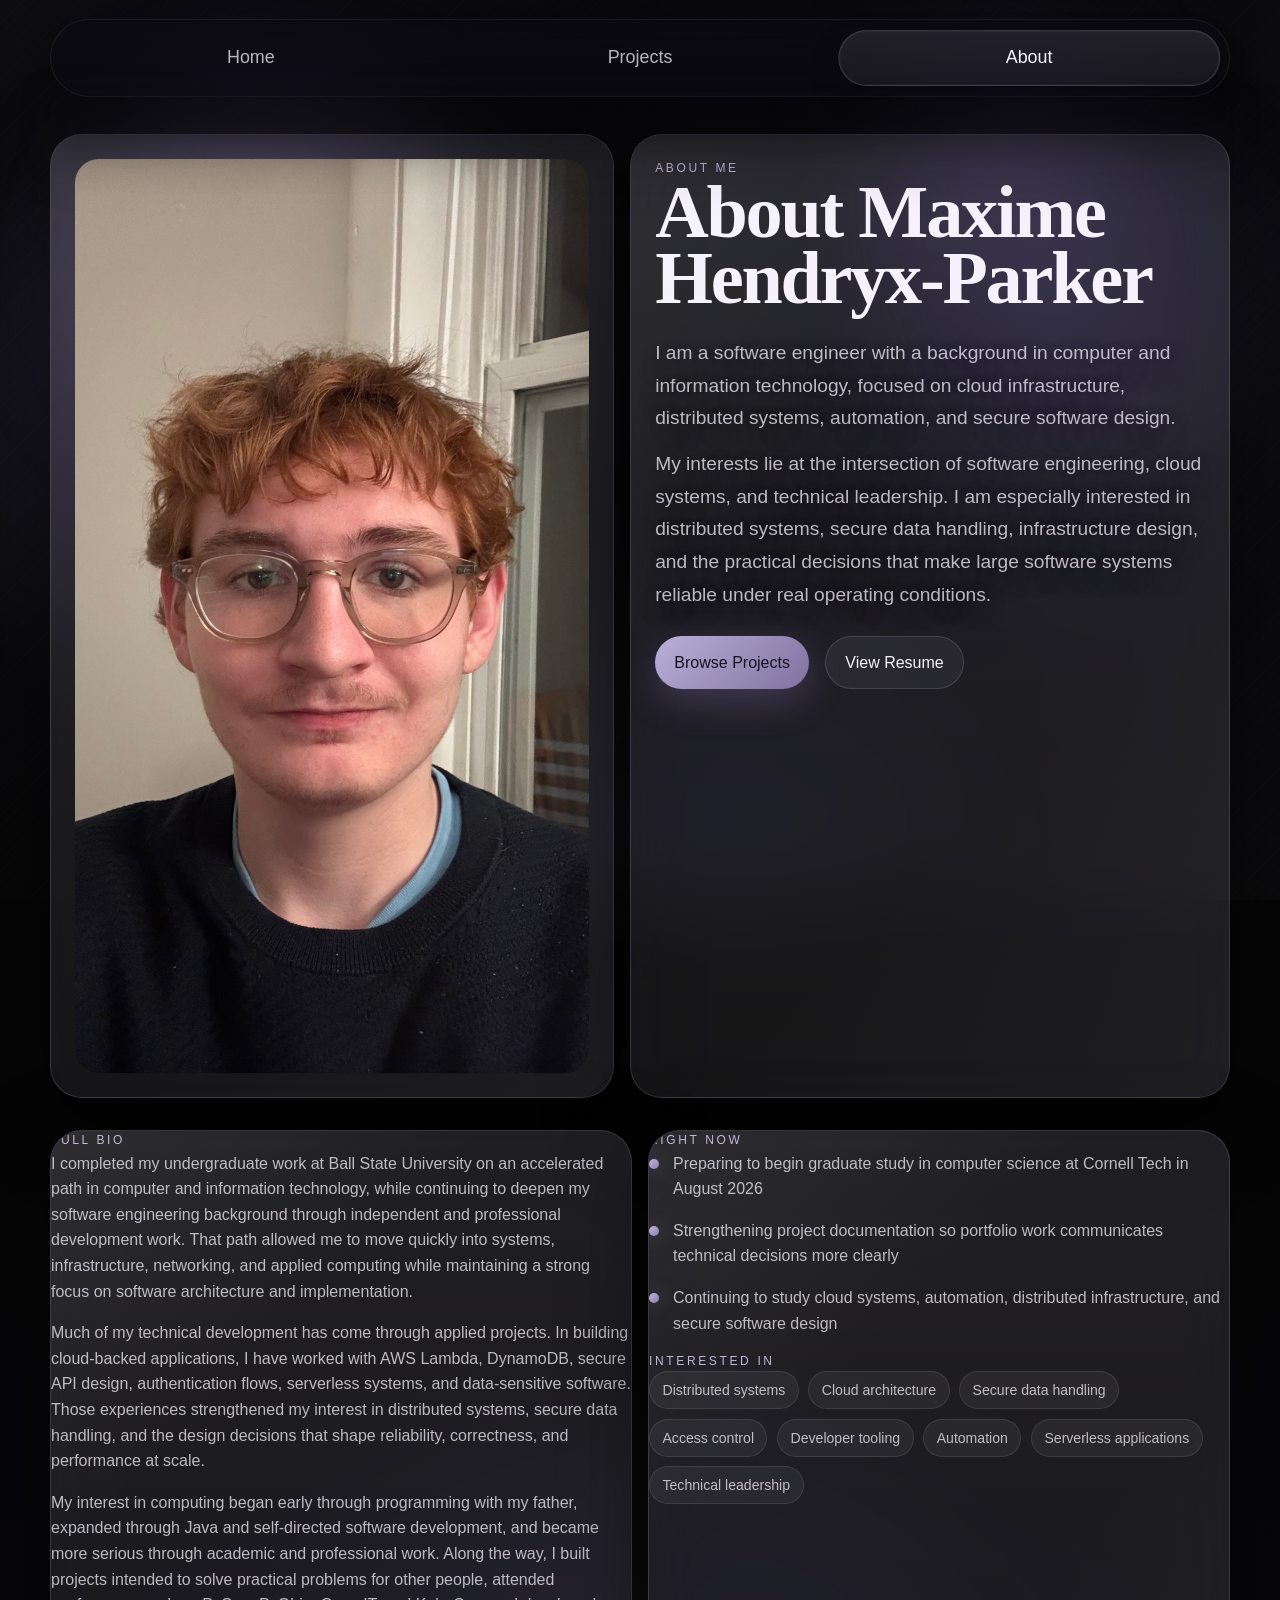
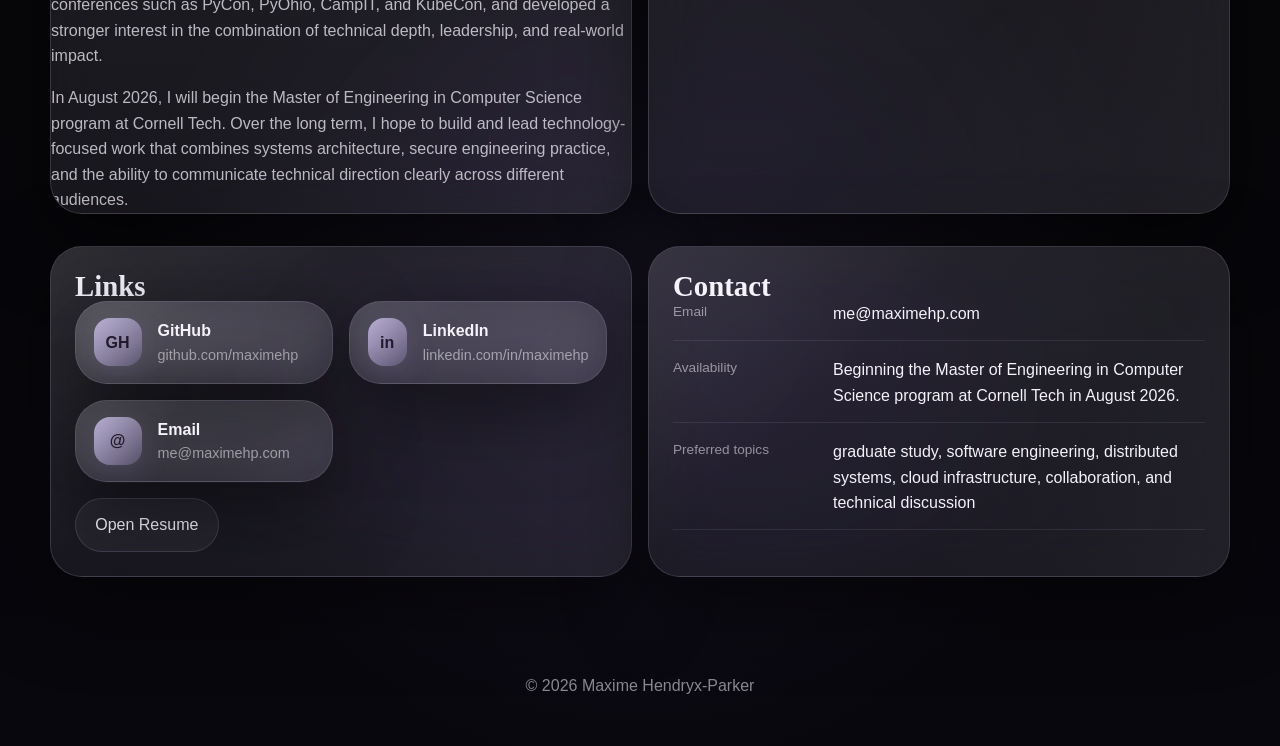
<file: about/index.html>
<!DOCTYPE html>
<html lang="en">
<head>
    <meta charset="UTF-8">
    <meta name="viewport" content="width=device-width, initial-scale=1.0">
    <!-- Google tag (gtag.js) -->
    <script async src="https://www.googletagmanager.com/gtag/js?id=G-CD4793JLDY"></script>
    <script>
      window.dataLayer = window.dataLayer || [];
      function gtag(){dataLayer.push(arguments);}
      gtag('js', new Date());

      gtag('config', 'G-CD4793JLDY');
    </script>
    <title>About | Maxime Hendryx-Parker</title>
    <meta name="description" content="About Maxime Hendryx-Parker, including bio, interests, contact details, and account links.">
    <link rel="stylesheet" href="/styles/site.css">
</head>
<body data-page="about">
    <div class="ambient-layer" aria-hidden="true"></div>
    <header class="site-header">
        <div class="header-core">
            <nav class="site-nav" aria-label="Primary">
                <span class="nav-indicator" aria-hidden="true"></span>
                <a class="nav-link" data-nav="home" href="/">Home</a>
                <a class="nav-link" data-nav="projects" href="/projects/">Projects</a>
                <a class="nav-link" data-nav="about" href="/about/">About</a>
            </nav>
        </div>
    </header>

    <div id="page-root">
        <main class="page-shell">
            <section class="about-hero reveal">
                <div class="glass-panel portrait-panel">
                    <img id="about-photo" src="" alt="">
                </div>
                <div class="glass-panel about-copy">
                    <p class="eyebrow">About Me</p>
                    <h1 id="about-title"></h1>
                    <p class="hero-subtitle" id="about-subtitle"></p>
                    <p class="hero-summary" id="about-summary"></p>
                    <div class="hero-actions">
                        <a class="button-primary" href="/projects/">Browse Projects</a>
                        <a class="button-ghost" data-resume-link href="/resume/">View Resume</a>
                    </div>
                </div>
            </section>

            <section class="section-block reveal">
                <div class="split-grid">
                    <div class="glass-panel">
                        <p class="eyebrow">Full Bio</p>
                        <div class="bio-stack" id="about-bio"></div>
                    </div>
                    <div class="glass-panel">
                        <p class="eyebrow">Right now</p>
                        <div class="detail-list" id="about-current"></div>
                        <p class="eyebrow space-top">Interested in</p>
                        <div class="tag-row" id="about-interests"></div>
                    </div>
                </div>
            </section>

            <section class="section-block reveal">
                <div class="split-grid">
                    <div class="glass-panel link-panel">
                        <h2>Links</h2>
                        <div class="social-grid" id="about-socials"></div>
                        <div class="link-row">
                            <a class="button-ghost" data-resume-link href="/resume/">Open Resume</a>
                        </div>
                    </div>
                    <div class="glass-panel link-panel">
                        <h2>Contact</h2>
                        <ul class="contact-list">
                            <li><span>Email</span> <a data-email-link href="#">Loading...</a></li>
                            <li><span>Availability</span> <span id="about-availability"></span></li>
                            <li><span>Preferred topics</span> <span id="about-topics"></span></li>
                        </ul>
                    </div>
                </div>
            </section>
        </main>

        <footer class="site-footer">
            <p>&copy; <span data-current-year></span> <span data-footer-name></span></p>
        </footer>
    </div>

    <script type="module" src="/scripts/app.js"></script>
</body>
</html>
</file>
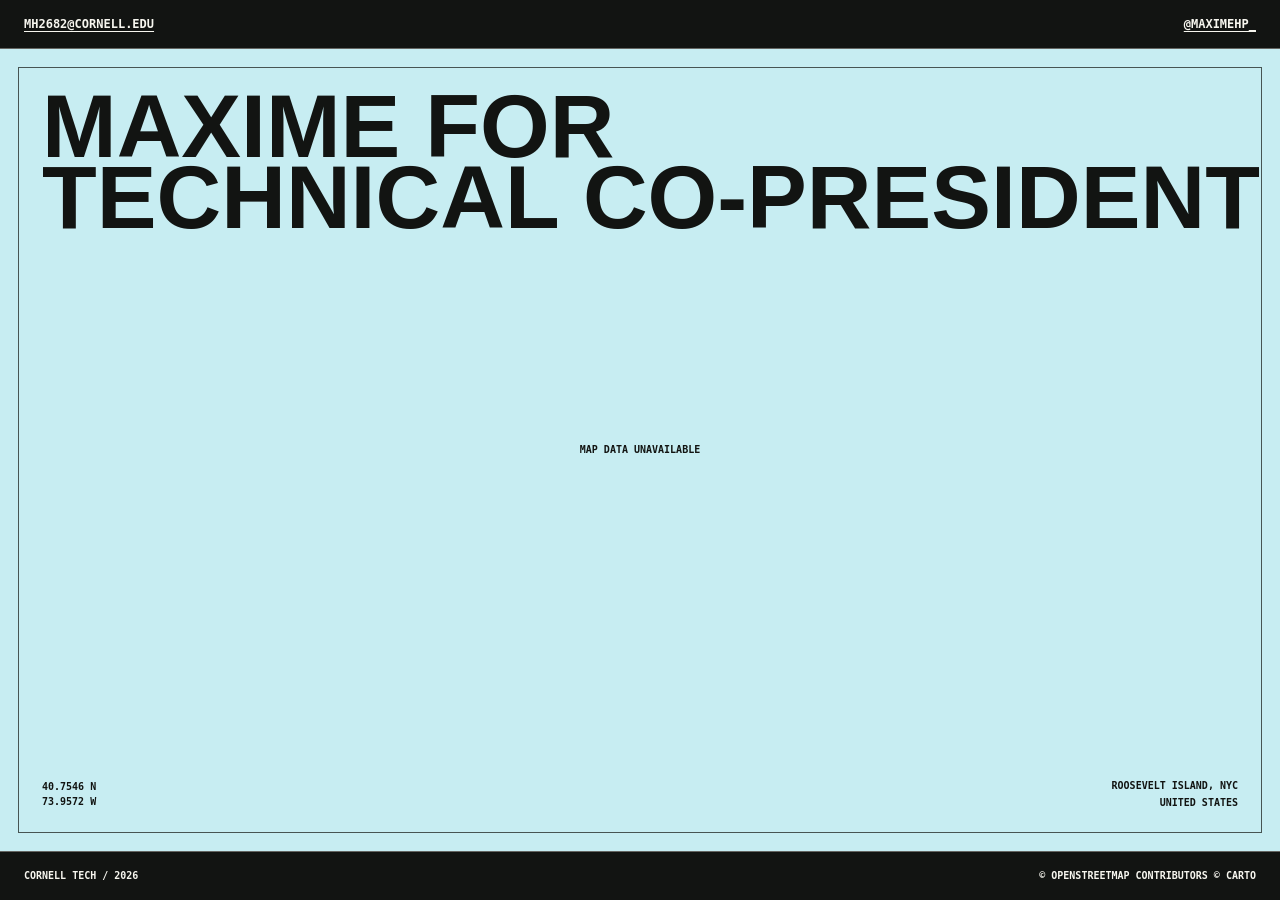
<file: ctsg/index.html>
<!doctype html>
<html lang="en" data-asset-base="/ctsg/">
  <head>
    <meta charset="UTF-8" />
    <meta name="viewport" content="width=device-width, initial-scale=1.0" />
    <meta
      name="description"
      content="Maxime Hendryx-Parker for Cornell Tech Student Government Technical Co-President."
    />
    <link rel="canonical" href="https://maximehp.com/ctsg/" />
    <meta property="og:type" content="website" />
    <meta property="og:url" content="https://maximehp.com/ctsg/" />
    <meta property="og:title" content="Maxime Hendryx-Parker | CTSG" />
    <meta
      property="og:description"
      content="Maxime Hendryx-Parker for Cornell Tech Student Government Technical Co-President."
    />
    <meta property="og:image" content="https://maximehp.com/ctsg/maxime-headshot.png" />
    <meta property="og:image:width" content="800" />
    <meta property="og:image:height" content="800" />
    <meta property="og:image:alt" content="Maxime Hendryx-Parker" />
    <meta name="twitter:card" content="summary_large_image" />
    <meta name="twitter:title" content="Maxime Hendryx-Parker | CTSG" />
    <meta
      name="twitter:description"
      content="Maxime Hendryx-Parker for Cornell Tech Student Government Technical Co-President."
    />
    <meta name="twitter:image" content="https://maximehp.com/ctsg/maxime-headshot.png" />
    <meta name="twitter:image:alt" content="Maxime Hendryx-Parker" />
    <link rel="icon" type="image/x-icon" href="/ctsg/favicon.ico" />
    <!-- Google tag (gtag.js) -->
    <script async src="https://www.googletagmanager.com/gtag/js?id=G-CD4793JLDY"></script>
    <script>
      window.dataLayer = window.dataLayer || [];
      function gtag(){dataLayer.push(arguments);}
      gtag('js', new Date());

      gtag('config', 'G-CD4793JLDY');
    </script>
    <title>Maxime Hendryx-Parker | CTSG</title>
    <script type="module" crossorigin src="/ctsg/assets/index-DpsENf75.js"></script>
    <link rel="stylesheet" crossorigin href="/ctsg/assets/index-CfnDK54F.css">
  </head>
  <body>
    <div id="root"></div>
  </body>
</html>
</file>
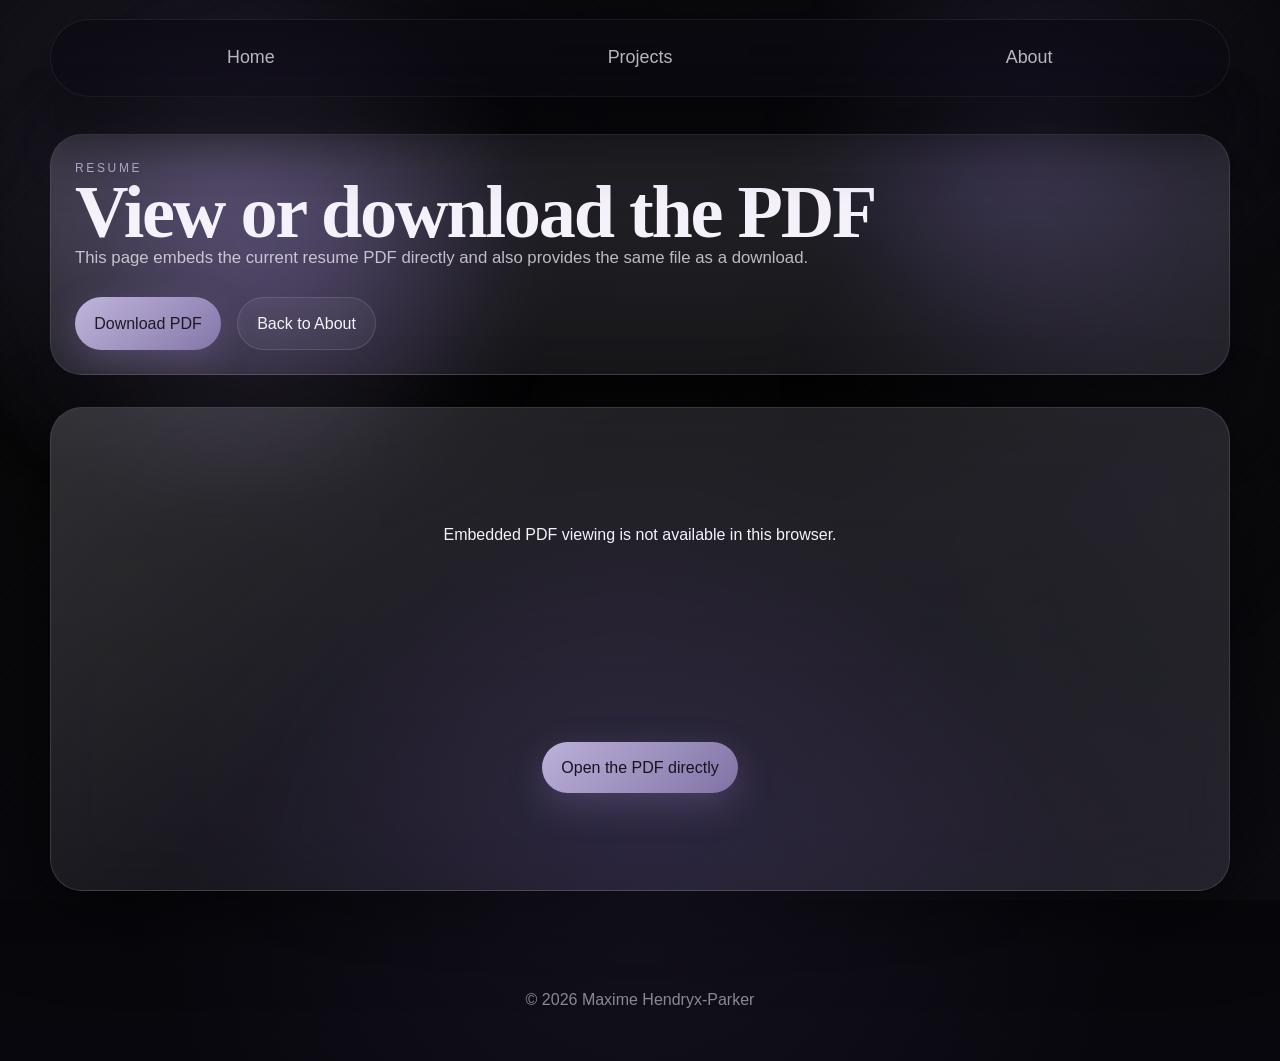
<file: resume/index.html>
<!DOCTYPE html>
<html lang="en">
<head>
    <meta charset="UTF-8">
    <meta name="viewport" content="width=device-width, initial-scale=1.0">
    <!-- Google tag (gtag.js) -->
    <script async src="https://www.googletagmanager.com/gtag/js?id=G-CD4793JLDY"></script>
    <script>
      window.dataLayer = window.dataLayer || [];
      function gtag(){dataLayer.push(arguments);}
      gtag('js', new Date());

      gtag('config', 'G-CD4793JLDY');
    </script>
    <title>Resume | Maxime Hendryx-Parker</title>
    <meta name="description" content="Embedded resume and download page for Maxime Hendryx-Parker.">
    <link rel="stylesheet" href="/styles/site.css">
</head>
<body data-page="resume">
    <div class="ambient-layer" aria-hidden="true"></div>
    <header class="site-header">
        <div class="header-core">
            <nav class="site-nav" aria-label="Primary">
                <span class="nav-indicator" aria-hidden="true"></span>
                <a class="nav-link" data-nav="home" href="/">Home</a>
                <a class="nav-link" data-nav="projects" href="/projects/">Projects</a>
                <a class="nav-link" data-nav="about" href="/about/">About</a>
            </nav>
        </div>
    </header>

    <div id="page-root">
        <main class="page-shell">
            <section class="page-intro reveal">
                <div class="glass-panel">
                    <p class="eyebrow">Resume</p>
                    <h1>View or download the PDF</h1>
                    <p class="section-copy" id="resume-summary"></p>
                    <div class="hero-actions">
                        <a class="button-primary" id="resume-download" href="#" download>Download PDF</a>
                        <a class="button-ghost" href="/about/">Back to About</a>
                    </div>
                </div>
            </section>

            <section class="section-block reveal">
                <div class="glass-panel resume-panel">
                    <object class="resume-object" id="resume-object" data="" type="application/pdf">
                        <div class="resume-fallback">
                            <p>Embedded PDF viewing is not available in this browser.</p>
                            <a class="button-primary" id="resume-fallback" href="#" download>Open the PDF directly</a>
                        </div>
                    </object>
                </div>
            </section>
        </main>

        <footer class="site-footer">
            <p>&copy; <span data-current-year></span> <span data-footer-name></span></p>
        </footer>
    </div>

    <script type="module" src="/scripts/app.js"></script>
</body>
</html>
</file>
<file: styles/site.css>
:root {
    --bg: #050505;
    --bg-soft: #0d0b12;
    --surface: rgba(232, 228, 245, 0.08);
    --surface-strong: rgba(232, 228, 245, 0.12);
    --surface-border: rgba(209, 201, 232, 0.18);
    --surface-outline: rgba(164, 152, 198, 0.18);
    --text: #f5f2fb;
    --muted: rgba(245, 242, 251, 0.74);
    --subtle: rgba(245, 242, 251, 0.54);
    --accent: #bfb3da;
    --accent-strong: #9d8cbf;
    --accent-shadow: rgba(150, 132, 193, 0.28);
    --shadow: 0 24px 80px rgba(0, 0, 0, 0.5);
    --glass-blur: blur(28px);
    --radius-xl: 32px;
    --radius-lg: 24px;
    --radius-md: 18px;
    --content-width: min(1180px, calc(100vw - 2.5rem));
}

*,
*::before,
*::after {
    box-sizing: border-box;
}

html {
    color-scheme: dark;
    scroll-behavior: smooth;
}

body {
    margin: 0;
    min-height: 100vh;
    background:
        radial-gradient(circle at 16% 18%, rgba(137, 117, 177, 0.18), transparent 20rem),
        radial-gradient(circle at 82% 12%, rgba(111, 99, 152, 0.16), transparent 16rem),
        radial-gradient(circle at 50% 80%, rgba(89, 76, 130, 0.16), transparent 32rem),
        linear-gradient(180deg, #09090d 0%, #050505 42%, #08070d 100%);
    color: var(--text);
    font-family: "Avenir Next", "Trebuchet MS", "Segoe UI", sans-serif;
    line-height: 1.6;
    overflow-x: hidden;
}

body::before,
body::after {
    content: "";
    position: fixed;
    inset: 0;
    pointer-events: none;
    z-index: -2;
}

body::before {
    background:
        linear-gradient(115deg, rgba(201, 190, 232, 0.03) 0%, transparent 48%, rgba(201, 190, 232, 0.035) 100%),
        repeating-linear-gradient(135deg, rgba(255, 255, 255, 0.008) 0 1px, transparent 1px 8px);
    opacity: 0.9;
}

body::after {
    background:
        radial-gradient(circle at 22% 28%, rgba(160, 141, 204, 0.24), transparent 15rem),
        radial-gradient(circle at 78% 16%, rgba(124, 108, 170, 0.16), transparent 12rem),
        radial-gradient(circle at 50% 100%, rgba(110, 95, 156, 0.1), transparent 26rem);
    filter: blur(42px);
    z-index: -3;
}

img {
    display: block;
    max-width: 100%;
}

a {
    color: inherit;
    text-decoration: none;
}

button {
    font: inherit;
}

:focus-visible {
    outline: 2px solid rgba(191, 179, 218, 0.9);
    outline-offset: 4px;
}

.ambient-layer {
    position: fixed;
    inset: 0;
    pointer-events: none;
    background:
        radial-gradient(circle at 20% 30%, rgba(176, 162, 210, 0.12), transparent 18rem),
        radial-gradient(circle at 86% 40%, rgba(122, 109, 169, 0.09), transparent 20rem);
    filter: blur(60px);
    opacity: 0.75;
    z-index: -1;
    transition: transform 700ms ease, opacity 700ms ease;
}

.site-header {
    position: fixed;
    top: 1.2rem;
    left: 0;
    width: 100%;
    z-index: 30;
    padding: 0;
    display: flex;
    justify-content: center;
    transition: transform 360ms cubic-bezier(0.22, 1, 0.36, 1), opacity 260ms ease;
}

.site-header::before,
.site-header::after {
    content: "";
    position: absolute;
    left: 50%;
    transform: translateX(-50%);
    width: var(--content-width);
    pointer-events: none;
}

.site-header::before {
    top: 0;
    height: 100%;
    border-radius: 999px;
    background: linear-gradient(180deg, rgba(11, 10, 17, 0.8), rgba(11, 10, 17, 0.62));
    backdrop-filter: blur(22px) saturate(160%);
    box-shadow: var(--shadow);
    border: 1px solid rgba(228, 222, 246, 0.08);
}

.site-header::after {
    top: calc(100% - 0.15rem);
    height: 5rem;
    background: linear-gradient(180deg, rgba(10, 9, 15, 0.48), rgba(10, 9, 15, 0));
    filter: blur(14px);
}

.site-header.is-scrolled::before {
    background: linear-gradient(180deg, rgba(10, 9, 16, 0.9), rgba(10, 9, 16, 0.72));
}

.site-header.is-hidden {
    transform: translateY(calc(-100% - 1.2rem));
    opacity: 0;
    pointer-events: none;
}

.header-core {
    position: relative;
    width: var(--content-width);
    margin: 0 auto;
    min-height: 4.85rem;
    padding: 0.58rem 0.62rem;
    display: flex;
    align-items: center;
}

.site-nav {
    display: grid;
    grid-template-columns: repeat(3, minmax(0, 1fr));
    align-items: center;
    gap: 0.45rem;
    width: 100%;
    position: relative;
    z-index: 1;
    min-height: 100%;
}

.nav-indicator {
    position: absolute;
    top: 0.12rem;
    left: 0;
    height: calc(100% - 0.24rem);
    width: 0;
    border-radius: 999px;
    background: linear-gradient(180deg, rgba(237, 232, 249, 0.1), rgba(237, 232, 249, 0.06));
    border: 1px solid rgba(212, 203, 236, 0.16);
    box-shadow:
        inset 0 0 0 1px rgba(255, 255, 255, 0.04),
        0 12px 30px rgba(0, 0, 0, 0.22);
    opacity: 0;
    z-index: 0;
    transition:
        transform 420ms cubic-bezier(0.22, 1, 0.36, 1),
        width 420ms cubic-bezier(0.22, 1, 0.36, 1),
        opacity 240ms ease;
}

.nav-link {
    display: flex;
    align-items: center;
    justify-content: center;
    width: 100%;
    min-height: 3.7rem;
    height: 100%;
    padding: 0.95rem 1rem;
    border-radius: 999px;
    color: var(--muted);
    font-size: 1.12rem;
    line-height: 1.2;
    position: relative;
    z-index: 1;
    transition: color 240ms ease, transform 240ms ease;
}

.nav-link:hover,
.nav-link:focus-visible {
    color: var(--text);
}

.nav-link.is-active {
    color: var(--text);
}

.page-shell {
    position: relative;
    padding: 0 0 5rem;
    width: var(--content-width);
    margin: 0 auto;
    display: grid;
    gap: 2rem;
    transform-origin: center center;
    transition: transform 800ms cubic-bezier(0.22, 1, 0.36, 1), opacity 800ms cubic-bezier(0.22, 1, 0.36, 1), filter 800ms cubic-bezier(0.22, 1, 0.36, 1);
}

body:not([data-page="home"]) .page-shell {
    padding-top: 8.4rem;
}

.site-footer {
    width: var(--content-width);
    margin: 0 auto;
    padding: 0 0 2rem;
    color: var(--subtle);
    text-align: center;
}

.glass-panel,
.carousel-card,
.social-card {
    position: relative;
    background: linear-gradient(180deg, var(--surface-strong), var(--surface));
    border: 1px solid var(--surface-border);
    border-radius: var(--radius-xl);
    box-shadow: var(--shadow);
    backdrop-filter: var(--glass-blur) saturate(165%);
    overflow: hidden;
}

.glass-panel::before,
.carousel-card::before,
.social-card::before {
    content: "";
    position: absolute;
    inset: 0;
    background: linear-gradient(135deg, rgba(255, 255, 255, 0.12), transparent 35%, transparent 65%, rgba(217, 207, 241, 0.08));
    opacity: 0.55;
    pointer-events: none;
}

.hero,
.about-hero,
.split-grid,
.section-heading,
.modal-copy__header,
.hero-actions,
.link-row {
    display: flex;
    gap: 1rem;
}

.hero,
.about-hero,
.split-grid {
    align-items: stretch;
}

.hero {
    display: grid;
    grid-template-columns: 1fr;
    min-height: 100vh;
    padding-top: 0;
    position: relative;
    overflow: hidden;
    align-items: center;
}

.hero-copy,
.detail-panel,
.stat-panel,
.portrait-panel,
.about-copy,
.link-panel,
.resume-panel,
.page-intro .glass-panel,
.project-card,
.project-modal__dialog {
    padding: 1.5rem;
}

.hero-copy {
    min-height: min(42rem, 100vh);
    padding: 2rem 2.6rem 2.2rem;
    display: flex;
    align-items: center;
}

.hero-copy__content {
    max-width: 68rem;
    display: grid;
    gap: 0;
    align-content: center;
    min-height: 100%;
    position: relative;
    z-index: 1;
}

.hero-side,
.bio-stack,
.detail-list,
.contact-list,
.modal-copy,
.modal-media,
.project-card__body {
    display: grid;
    gap: 1rem;
}

.hero-title,
.page-intro h1,
.about-copy h1 {
    margin: 0;
    font-family: "Iowan Old Style", "Palatino Linotype", serif;
    font-size: clamp(2.8rem, 5.8vw, 5.1rem);
    line-height: 0.9;
    letter-spacing: -0.03em;
}

.hero-title {
    max-width: none;
    font-size: clamp(2.8rem, 4vw, 4.2rem);
    line-height: 0.94;
    white-space: nowrap;
    text-shadow:
        0 18px 48px rgba(0, 0, 0, 0.52),
        0 0 26px rgba(154, 137, 198, 0.18),
        0 0 74px rgba(110, 98, 154, 0.14);
}

.hero-subtitle,
.section-copy,
.modal-summary {
    margin: 0;
    color: var(--muted);
    font-size: 1.05rem;
}

.hero-summary,
.modal-description,
.bio-stack p,
.project-card p,
.carousel-card__body p {
    margin: 0;
    color: var(--muted);
}

.hero-subtitle,
.hero-summary {
    max-width: 58rem;
    font-size: clamp(1.08rem, 1.75vw, 1.2rem);
    line-height: 1.7;
}

.hero-subtitle {
    margin-top: 1.55rem;
    text-shadow:
        0 12px 32px rgba(0, 0, 0, 0.42),
        0 0 22px rgba(139, 123, 186, 0.12);
}

.hero-summary {
    margin-top: 0.82rem;
    text-shadow:
        0 10px 28px rgba(0, 0, 0, 0.38),
        0 0 18px rgba(139, 123, 186, 0.09);
}

.hero-actions {
    margin-top: 1.55rem;
}

.deferred-section.reveal {
    transform: translateY(72px) scale(0.985);
    filter: blur(16px);
}

.section-block--lifted {
    --scroll-lift-progress: 0;
    margin-top: -12rem;
    padding-top: 0;
    position: relative;
    z-index: 2;
    top: calc(16rem * (1 - var(--scroll-lift-progress)));
    transition: none;
    will-change: top;
}

.eyebrow {
    margin: 0;
    color: var(--accent);
    letter-spacing: 0.22em;
    text-transform: uppercase;
    font-size: 0.75rem;
}

.button-primary,
.button-ghost,
.carousel-arrow,
.tile-arrow,
.modal-media__arrow,
.modal-close,
.thumb {
    border: 0;
    cursor: pointer;
}

.button-primary,
.button-ghost {
    display: inline-flex;
    align-items: center;
    justify-content: center;
    min-height: 3rem;
    padding: 0.8rem 1.2rem;
    border-radius: 999px;
    transition: transform 220ms ease, box-shadow 220ms ease, background-color 220ms ease, border-color 220ms ease;
}

.button-primary {
    background: linear-gradient(135deg, rgba(201, 190, 232, 0.92), rgba(145, 129, 185, 0.84));
    color: #17131f;
    box-shadow: 0 12px 36px var(--accent-shadow);
}

.button-ghost,
.modal-link,
.carousel-arrow,
.tile-arrow,
.modal-media__arrow,
.modal-close {
    background: rgba(237, 232, 249, 0.06);
    border: 1px solid rgba(209, 201, 232, 0.16);
    color: var(--text);
}

.button-primary:hover,
.button-primary:focus-visible,
.button-ghost:hover,
.button-ghost:focus-visible,
.social-card:hover,
.social-card:focus-visible,
.carousel-card:hover,
.carousel-card:focus-visible,
.project-card:hover,
.project-card:focus-visible {
    transform: translateY(-3px);
    box-shadow: 0 20px 40px rgba(0, 0, 0, 0.38), 0 0 32px rgba(145, 129, 185, 0.18);
}

.detail-item {
    display: grid;
    grid-template-columns: auto 1fr;
    gap: 0.85rem;
    align-items: start;
}

.detail-item p {
    margin: 0;
    color: var(--muted);
}

.detail-dot {
    width: 0.65rem;
    height: 0.65rem;
    margin-top: 0.5rem;
    border-radius: 999px;
    background: linear-gradient(135deg, rgba(201, 190, 232, 0.92), rgba(145, 129, 185, 0.9));
    box-shadow: 0 0 18px rgba(145, 129, 185, 0.4);
}

.stat-grid {
    display: grid;
    grid-template-columns: repeat(3, minmax(0, 1fr));
    gap: 1rem;
}

.stat-card {
    padding: 1rem;
    border-radius: var(--radius-md);
    background: rgba(237, 232, 249, 0.04);
    border: 1px solid rgba(209, 201, 232, 0.12);
}

.stat-card span,
.project-card__count,
.contact-list span:first-child {
    color: var(--subtle);
    font-size: 0.85rem;
}

.stat-card strong {
    display: block;
    font-size: 1.5rem;
    margin-top: 0.4rem;
}

.stat-card p {
    margin: 0.35rem 0 0;
    color: var(--muted);
}

.section-block,
.page-intro {
    display: grid;
    gap: 1rem;
}

.section-heading {
    display: grid;
    grid-template-columns: minmax(16rem, 0.9fr) minmax(20rem, 1.1fr);
    gap: 1.5rem;
    align-items: start;
}

.section-heading--single {
    grid-template-columns: 1fr;
    margin-bottom: 1.2rem;
    padding: 0 2.6rem;
}

.section-heading h2 {
    margin: 0;
    font-family: "Iowan Old Style", "Palatino Linotype", serif;
    font-size: clamp(2rem, 4vw, 3.2rem);
    line-height: 1.02;
}

.project-card__header h2,
.modal-copy h2,
.link-panel h2,
.link-panel h3 {
    margin: 0;
    font-family: "Iowan Old Style", "Palatino Linotype", serif;
    font-size: clamp(1.8rem, 2vw, 2.35rem);
    line-height: 1.05;
}

.carousel-shell {
    position: relative;
    display: block;
    width: calc(100% - 5.2rem);
    margin: 0 auto 1.2rem;
    padding: 0.8rem 0 0;
    overflow: visible;
}

.carousel-window {
    position: relative;
    min-height: 33.5rem;
    overflow-x: auto;
    overflow-y: visible;
    cursor: ew-resize;
    -webkit-mask-image: linear-gradient(
        90deg,
        transparent 0,
        rgba(0, 0, 0, 0.2) 5%,
        #000 12%,
        #000 88%,
        rgba(0, 0, 0, 0.2) 95%,
        transparent 100%
    );
    mask-image: linear-gradient(
        90deg,
        transparent 0,
        rgba(0, 0, 0, 0.2) 5%,
        #000 12%,
        #000 88%,
        rgba(0, 0, 0, 0.2) 95%,
        transparent 100%
    );
    scrollbar-width: none;
    scroll-behavior: auto;
}

.carousel-window::-webkit-scrollbar {
    display: none;
}

.carousel-track {
    position: relative;
    min-height: 33.5rem;
    overflow: visible;
    display: flex;
    align-items: flex-start;
    gap: 1.5rem;
    width: max-content;
    padding: 0 10rem;
}

.carousel-slide {
    position: relative;
    flex: 0 0 clamp(20rem, 23vw, 23rem);
    transform-origin: center center;
    transition: transform 240ms linear, opacity 240ms linear, box-shadow 280ms ease;
}

.carousel-card {
    display: grid;
    min-height: 100%;
    min-height: 25.75rem;
}

.carousel-slide.is-active {
    z-index: 6;
}

.carousel-slide.is-prev {
    z-index: 4;
}

.carousel-slide.is-next {
    z-index: 4;
}

.carousel-slide.is-prev .carousel-card,
.carousel-slide.is-next .carousel-card {
    box-shadow: 0 18px 44px rgba(0, 0, 0, 0.24);
}

.carousel-slide.is-distant {
    box-shadow: none;
}

.carousel-card__image {
    aspect-ratio: 16 / 10;
    overflow: hidden;
}

.carousel-card__image img,
.project-card__media img,
.modal-media__frame img,
.thumb img,
.portrait-panel img {
    width: 100%;
    height: 100%;
    object-fit: cover;
}

.carousel-card__body {
    padding: 1.25rem;
    display: grid;
    gap: 0.9rem;
}

.carousel-card__top {
    display: grid;
    gap: 0.25rem;
}

.carousel-card__top h3,
.contact-list {
    margin: 0;
}

.carousel-link {
    color: var(--accent);
}

.carousel-arrow,
.tile-arrow,
.modal-media__arrow,
.modal-close {
    width: 3rem;
    height: 3rem;
    display: inline-grid;
    place-items: center;
    border-radius: 999px;
    transition: transform 220ms ease, background-color 220ms ease, opacity 220ms ease;
}

.carousel-arrow {
    position: absolute;
    top: 50%;
    transform: translateY(-50%);
    z-index: 7;
}

[data-carousel-prev] {
    left: 2rem;
}

[data-carousel-next] {
    right: 2rem;
}

.split-grid {
    display: grid;
    grid-template-columns: repeat(2, minmax(0, 1fr));
}

.contact-list {
    list-style: none;
    padding: 0;
}

.contact-list li {
    display: grid;
    grid-template-columns: minmax(7rem, 9rem) minmax(0, 1fr);
    gap: 1rem;
    padding-bottom: 0.85rem;
    align-items: start;
    border-bottom: 1px solid rgba(209, 201, 232, 0.1);
}

.social-grid {
    display: grid;
    grid-template-columns: repeat(2, minmax(0, 1fr));
    gap: 1rem;
}

.social-card {
    display: flex;
    align-items: center;
    gap: 1rem;
    padding: 1rem 1.1rem;
}

.social-mark {
    width: 3rem;
    height: 3rem;
    display: grid;
    place-items: center;
    border-radius: 1rem;
    background: linear-gradient(135deg, rgba(201, 190, 232, 0.86), rgba(145, 129, 185, 0.34));
    color: #1d1628;
    font-weight: 700;
    box-shadow: 0 10px 28px rgba(145, 129, 185, 0.2);
}

.social-copy {
    display: grid;
}

.social-copy strong {
    font-size: 1rem;
}

.social-copy span {
    color: var(--subtle);
    font-size: 0.9rem;
}

.page-intro .glass-panel {
    min-height: 15rem;
    display: grid;
    align-content: end;
}

.projects-grid {
    display: grid;
    grid-template-columns: repeat(2, minmax(0, 1fr));
    gap: 1.5rem;
}

.project-card {
    display: grid;
    gap: 1rem;
    cursor: pointer;
}

.project-card__media {
    position: relative;
    border-radius: var(--radius-lg);
    overflow: hidden;
    aspect-ratio: 16 / 10;
}

.tile-arrow,
.modal-media__arrow {
    position: absolute;
    top: 1rem;
    left: 1rem;
    z-index: 1;
}

.tile-arrow--right,
.modal-media__arrow:last-of-type {
    left: auto;
    right: 1rem;
}

.project-card__header {
    display: flex;
    justify-content: space-between;
    gap: 1rem;
    align-items: start;
}

.tag-row {
    display: flex;
    flex-wrap: wrap;
    gap: 0.6rem;
}

.tag {
    padding: 0.42rem 0.78rem;
    border-radius: 999px;
    background: rgba(237, 232, 249, 0.06);
    border: 1px solid rgba(209, 201, 232, 0.12);
    color: var(--muted);
    font-size: 0.88rem;
}

.project-modal {
    position: fixed;
    inset: 0;
    z-index: 60;
    display: grid;
    place-items: center;
    padding: 1.5rem;
}

.project-modal__scrim {
    position: absolute;
    inset: 0;
    background: rgba(5, 5, 5, 0.72);
    backdrop-filter: blur(16px);
}

.project-modal__dialog {
    position: relative;
    width: min(980px, 100%);
    display: grid;
    gap: 1rem;
    z-index: 1;
}

.modal-close {
    position: absolute;
    top: 1rem;
    right: 1rem;
}

.modal-media {
    position: relative;
    min-height: 24rem;
}

.modal-media__frame {
    margin: 0;
    border-radius: var(--radius-lg);
    overflow: hidden;
    min-height: 24rem;
    background: rgba(0, 0, 0, 0.24);
}

.modal-media__frame figcaption {
    padding: 1rem 0 0;
    color: var(--subtle);
}

.thumb-strip {
    display: flex;
    gap: 0.8rem;
    overflow-x: auto;
    padding-bottom: 0.25rem;
}

.thumb {
    width: 7rem;
    height: 5rem;
    padding: 0;
    border-radius: 1rem;
    overflow: hidden;
    opacity: 0.58;
}

.thumb.is-active {
    opacity: 1;
    box-shadow: inset 0 0 0 2px rgba(191, 179, 218, 0.7);
}

.modal-copy__header {
    justify-content: space-between;
    align-items: center;
}

.portrait-panel {
    min-height: 32rem;
    display: grid;
}

.portrait-panel img {
    border-radius: calc(var(--radius-xl) - 0.5rem);
}

.space-top {
    margin-top: 1rem;
}

.resume-panel {
    padding: 1rem;
}

.resume-object {
    width: 100%;
    min-height: 72vh;
    border: 0;
    border-radius: calc(var(--radius-xl) - 0.5rem);
    background: rgba(237, 232, 249, 0.04);
}

.resume-fallback {
    min-height: 50vh;
    display: grid;
    place-items: center;
    text-align: center;
    gap: 1rem;
}

.link-row {
    margin-top: 1rem;
}

#page-root {
    transition: opacity 560ms ease, transform 560ms cubic-bezier(0.22, 1, 0.36, 1), filter 560ms ease;
    transform-origin: center top;
}

.reveal {
    opacity: 0;
    transform: translateY(26px) scale(0.985);
    filter: blur(12px);
    transition: opacity 700ms ease, transform 700ms cubic-bezier(0.22, 1, 0.36, 1), filter 700ms ease;
}

.reveal.is-visible {
    opacity: 1;
    transform: none;
    filter: none;
}

body.is-route-leaving #page-root {
    opacity: 0;
    filter: blur(18px);
    transform: translate3d(-1.8rem, 0.7rem, 0) scale(0.985);
}

body.is-route-entering #page-root {
    opacity: 0;
    filter: blur(18px);
    transform: translate3d(1.8rem, 0.7rem, 0) scale(0.985);
}

body.is-route-entering.is-route-entered #page-root {
    opacity: 1;
    filter: none;
    transform: none;
}

body.is-route-leaving .ambient-layer,
body.is-route-entering .ambient-layer {
    transform: translate3d(0, -1rem, 0) scale(1.03);
    opacity: 1;
}

body.is-modal-open {
    overflow: hidden;
}

@media (max-width: 980px) {
    .hero,
    .about-hero,
    .split-grid,
    .projects-grid,
    .stat-grid {
        grid-template-columns: 1fr;
    }

    .section-heading,
    .modal-copy__header {
        display: grid;
        grid-template-columns: 1fr;
        align-items: start;
    }

    .site-header {
        top: 0.75rem;
    }

    .section-heading h2 {
        max-width: 10ch;
    }

    .social-grid {
        grid-template-columns: 1fr 1fr;
    }

    .carousel-window,
    .carousel-track {
        min-height: 32rem;
    }

    .carousel-track {
        gap: 1.15rem;
        padding: 0 7rem;
    }

    .project-modal__dialog {
        max-height: calc(100vh - 2rem);
        overflow-y: auto;
    }
}

@media (max-width: 720px) {
    :root {
        --content-width: min(100vw - 1.2rem, 100%);
    }

    .page-shell {
        padding-top: 0;
    }

    .hero-copy {
        min-height: calc(100vh - 10rem);
        padding: 1.5rem 0.35rem 1rem;
    }

    .hero-copy__content {
        max-width: 100%;
    }

    .hero-title {
        max-width: 100%;
        font-size: clamp(2.55rem, 11vw, 4rem);
        white-space: normal;
    }

    .hero-subtitle,
    .hero-summary {
        max-width: 100%;
    }

    .hero-copy,
    .detail-panel,
    .stat-panel,
    .portrait-panel,
    .about-copy,
    .link-panel,
    .resume-panel,
    .page-intro .glass-panel,
    .project-card,
    .project-modal__dialog {
        padding: 1.1rem;
    }

    .carousel-shell {
        width: 100%;
        padding: 1.1rem 0 0;
    }

    .carousel-slide {
        flex-basis: 100%;
    }

    .carousel-arrow {
        display: none;
    }

    .carousel-window,
    .carousel-track {
        min-height: 28rem;
    }

    .carousel-track {
        gap: 0.9rem;
        padding: 0 0.35rem;
    }

    .carousel-slide.is-prev,
    .carousel-slide.is-next {
        opacity: 0;
        pointer-events: none;
        position: absolute;
        inset: 0;
    }

    .social-grid {
        grid-template-columns: 1fr;
    }

    .contact-list li {
        grid-template-columns: 1fr;
        gap: 0.35rem;
    }

    body:not([data-page="home"]) .page-shell {
        padding-top: 8rem;
    }

    .modal-media {
        min-height: 18rem;
    }

    .modal-media__frame {
        min-height: 18rem;
    }
}

@media (prefers-reduced-motion: reduce) {
    html {
        scroll-behavior: auto;
    }

    *,
    *::before,
    *::after {
        animation-duration: 0.01ms !important;
        animation-iteration-count: 1 !important;
        transition-duration: 0.01ms !important;
        scroll-behavior: auto !important;
    }

    .reveal {
        opacity: 1;
        transform: none;
        filter: none;
    }
}
</file>
